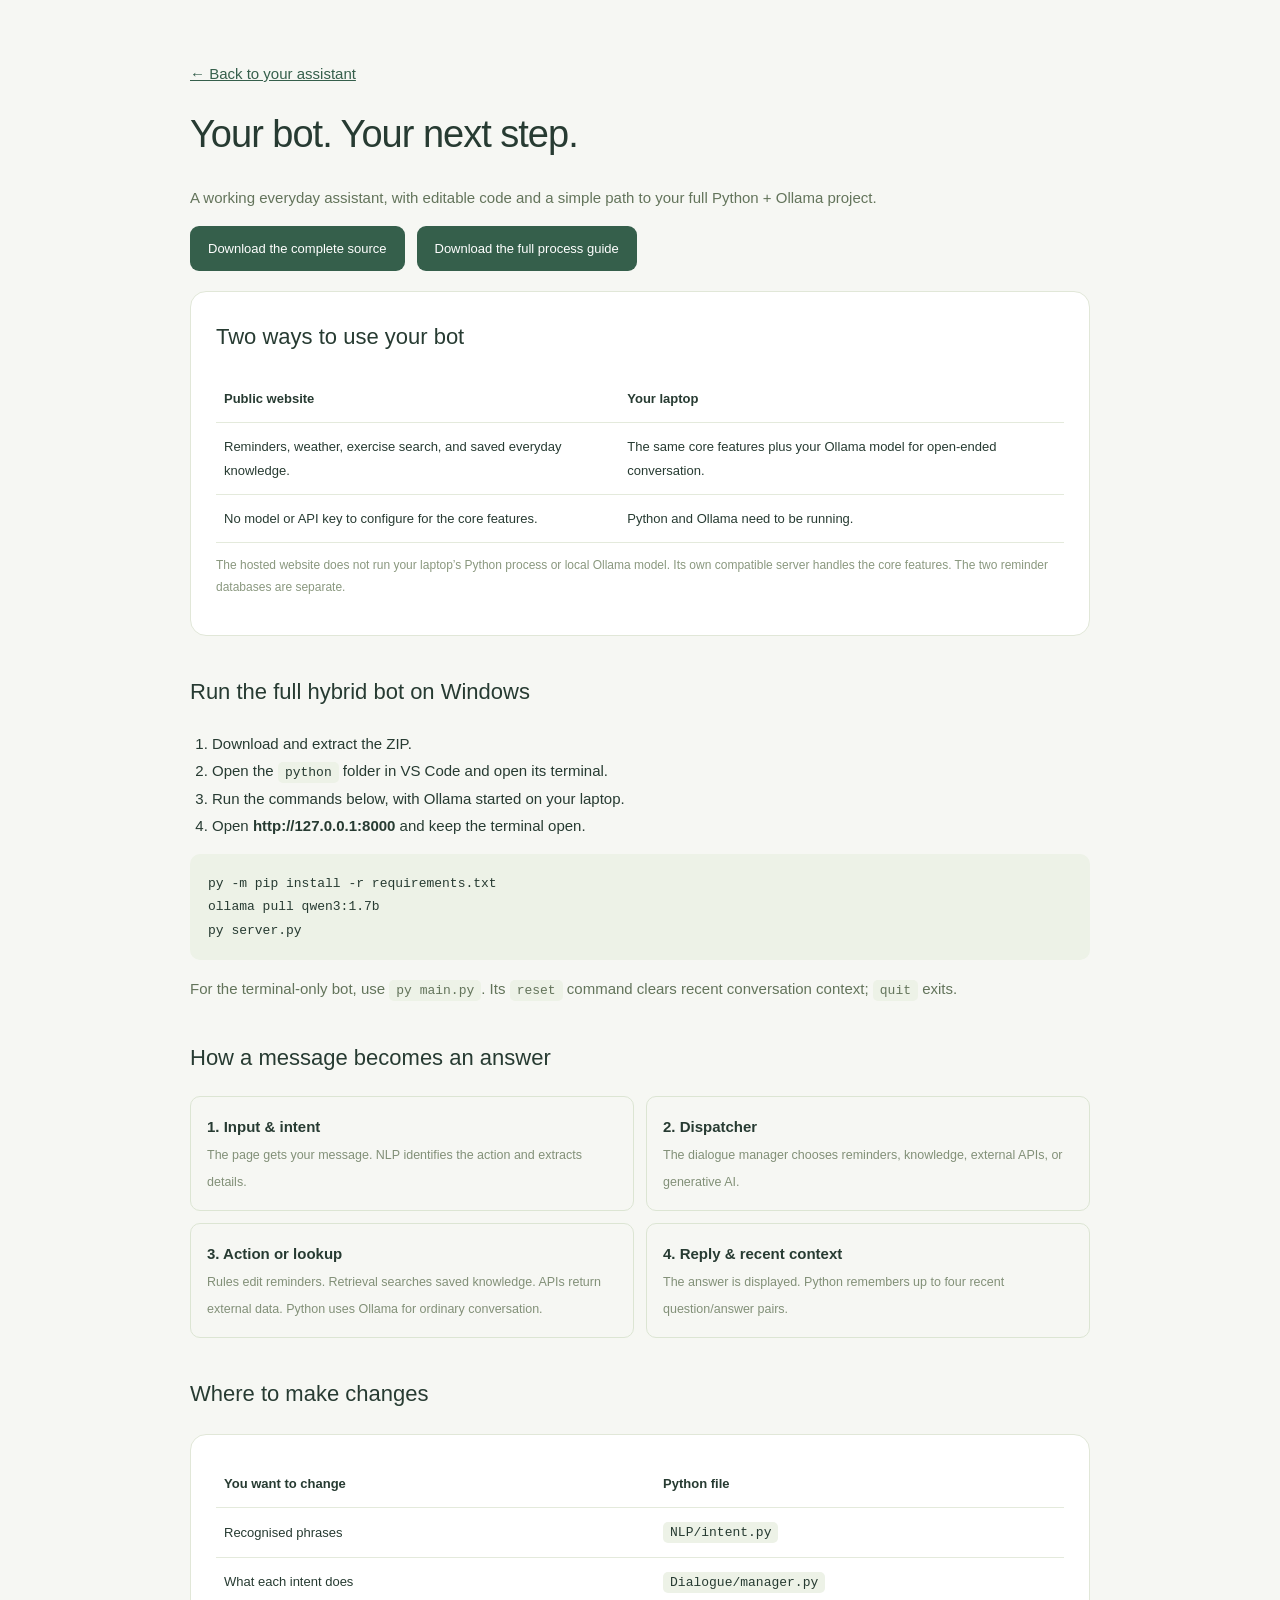
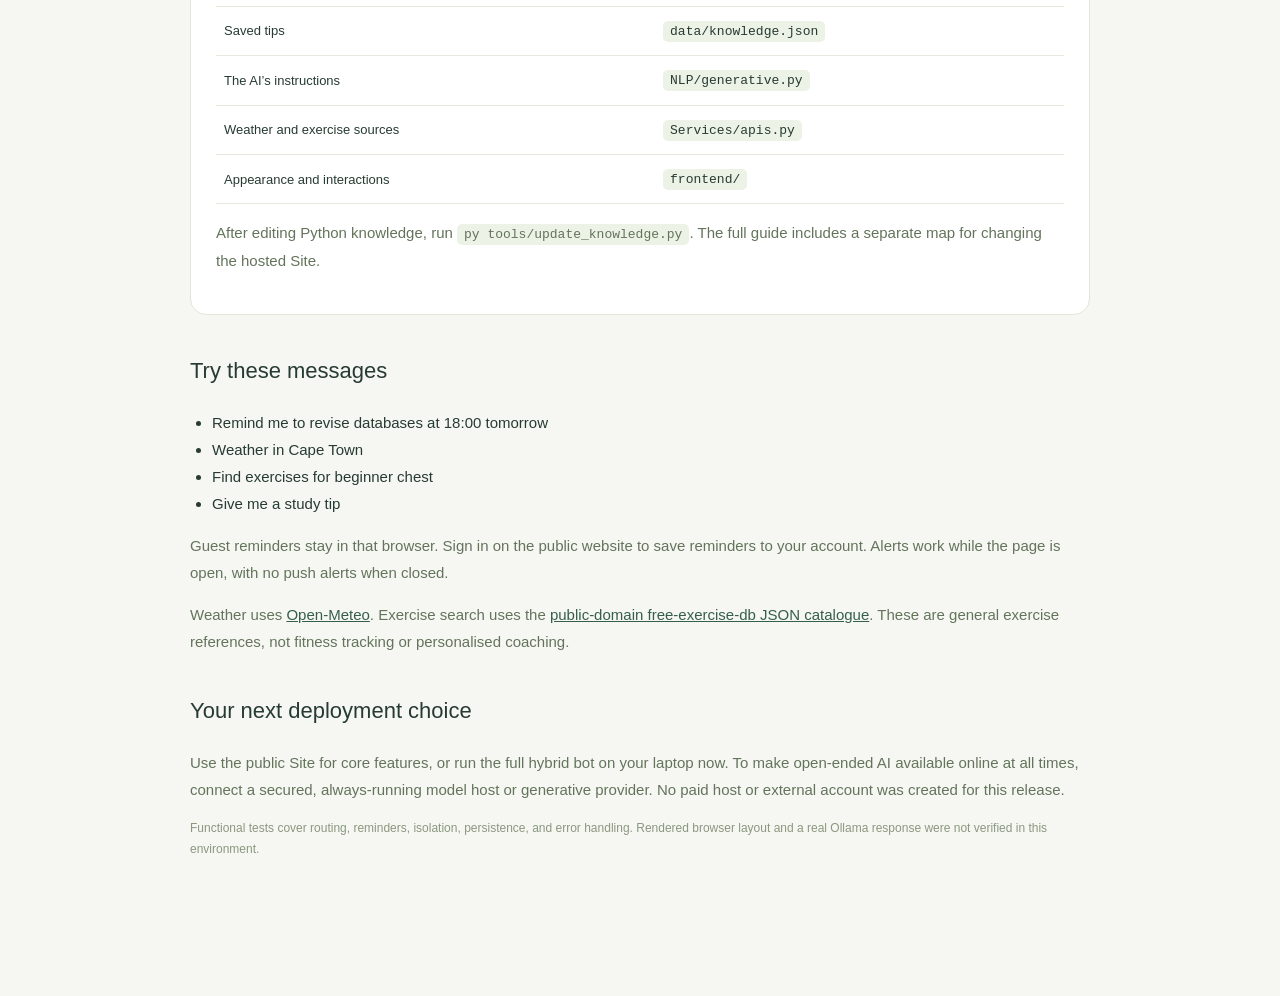
<file: python/frontend/guide.html>
<!doctype html><html lang="en"><head><meta charset="utf-8"><meta name="viewport" content="width=device-width,initial-scale=1"><title>Your Everyday chatbot — setup & editing</title><style>body{margin:0;background:#f6f7f3;color:#273b32;font:15px/1.8 'Segoe UI',sans-serif}main{max-width:900px;margin:60px auto;padding:0 24px 70px}a{color:#355f4b}h1{font-size:38px;line-height:1.2;font-weight:500;letter-spacing:-1px}h2{font-size:22px;font-weight:500;margin-top:36px}p{color:#63745b}.top{display:flex;gap:12px;flex-wrap:wrap}.button{display:inline-block;background:#355f4b;border-radius:9px;color:white;text-decoration:none;padding:11px 18px;font-size:13px}.card{background:white;border:1px solid #e1e7d8;border-radius:16px;padding:25px;margin:20px 0}code{background:#edf2e7;border-radius:5px;padding:3px 7px;font-size:13px}pre{background:#edf2e7;padding:18px;border-radius:10px;overflow:auto;font-size:13px}.flow{display:grid;grid-template-columns:1fr 1fr;gap:12px}.flow div{border:1px solid #dce5d3;padding:16px;border-radius:10px}.flow strong{display:block}.flow small{color:#829078}table{width:100%;border-collapse:collapse;font-size:13px}td,th{text-align:left;border-bottom:1px solid #e4eadc;padding:12px 8px}ul,ol{padding-left:22px}.note{font-size:12px;color:#8a987f}@media(max-width:600px){main{margin-top:30px}h1{font-size:30px}.flow{grid-template-columns:1fr}table{font-size:11px}.card{padding:20px}}</style></head><body><main><a href="/">← Back to your assistant</a><h1>Your bot. Your next step.</h1><p>A working everyday assistant, with editable code and a simple path to your full Python + Ollama project.</p><div class="top"><a class="button" href="https://everyday-assistant-nlp.apexlegends371332.chatgpt.site/downloads/everyday-chatbot-source.zip" download>Download the complete source</a><a class="button" href="/GUIDE.md" download>Download the full process guide</a></div>
<div class="card"><h2 style="margin-top:0">Two ways to use your bot</h2><table><tr><th>Public website</th><th>Your laptop</th></tr><tr><td>Reminders, weather, exercise search, and saved everyday knowledge.</td><td>The same core features plus your Ollama model for open-ended conversation.</td></tr><tr><td>No model or API key to configure for the core features.</td><td>Python and Ollama need to be running.</td></tr></table><p class="note">The hosted website does not run your laptop’s Python process or local Ollama model. Its own compatible server handles the core features. The two reminder databases are separate.</p></div>
<h2>Run the full hybrid bot on Windows</h2><ol><li>Download and extract the ZIP.</li><li>Open the <code>python</code> folder in VS Code and open its terminal.</li><li>Run the commands below, with Ollama started on your laptop.</li><li>Open <strong>http://127.0.0.1:8000</strong> and keep the terminal open.</li></ol><pre>py -m pip install -r requirements.txt
ollama pull qwen3:1.7b
py server.py</pre><p>For the terminal-only bot, use <code>py main.py</code>. Its <code>reset</code> command clears recent conversation context; <code>quit</code> exits.</p>
<h2>How a message becomes an answer</h2><div class="flow"><div><strong>1. Input & intent</strong><small>The page gets your message. NLP identifies the action and extracts details.</small></div><div><strong>2. Dispatcher</strong><small>The dialogue manager chooses reminders, knowledge, external APIs, or generative AI.</small></div><div><strong>3. Action or lookup</strong><small>Rules edit reminders. Retrieval searches saved knowledge. APIs return external data. Python uses Ollama for ordinary conversation.</small></div><div><strong>4. Reply & recent context</strong><small>The answer is displayed. Python remembers up to four recent question/answer pairs.</small></div></div>
<h2>Where to make changes</h2><div class="card"><table><tr><th>You want to change</th><th>Python file</th></tr><tr><td>Recognised phrases</td><td><code>NLP/intent.py</code></td></tr><tr><td>What each intent does</td><td><code>Dialogue/manager.py</code></td></tr><tr><td>Saved tips</td><td><code>data/knowledge.json</code></td></tr><tr><td>The AI’s instructions</td><td><code>NLP/generative.py</code></td></tr><tr><td>Weather and exercise sources</td><td><code>Services/apis.py</code></td></tr><tr><td>Appearance and interactions</td><td><code>frontend/</code></td></tr></table><p>After editing Python knowledge, run <code>py tools/update_knowledge.py</code>. The full guide includes a separate map for changing the hosted Site.</p></div>
<h2>Try these messages</h2><ul><li>Remind me to revise databases at 18:00 tomorrow</li><li>Weather in Cape Town</li><li>Find exercises for beginner chest</li><li>Give me a study tip</li></ul><p>Guest reminders stay in that browser. Sign in on the public website to save reminders to your account. Alerts work while the page is open, with no push alerts when closed.</p><p>Weather uses <a href="https://open-meteo.com/en/docs">Open-Meteo</a>. Exercise search uses the <a href="https://github.com/yuhonas/free-exercise-db">public-domain free-exercise-db JSON catalogue</a>. These are general exercise references, not fitness tracking or personalised coaching.</p><h2>Your next deployment choice</h2><p>Use the public Site for core features, or run the full hybrid bot on your laptop now. To make open-ended AI available online at all times, connect a secured, always-running model host or generative provider. No paid host or external account was created for this release.</p><p class="note">Functional tests cover routing, reminders, isolation, persistence, and error handling. Rendered browser layout and a real Ollama response were not verified in this environment.</p></main></body></html>
</file>
